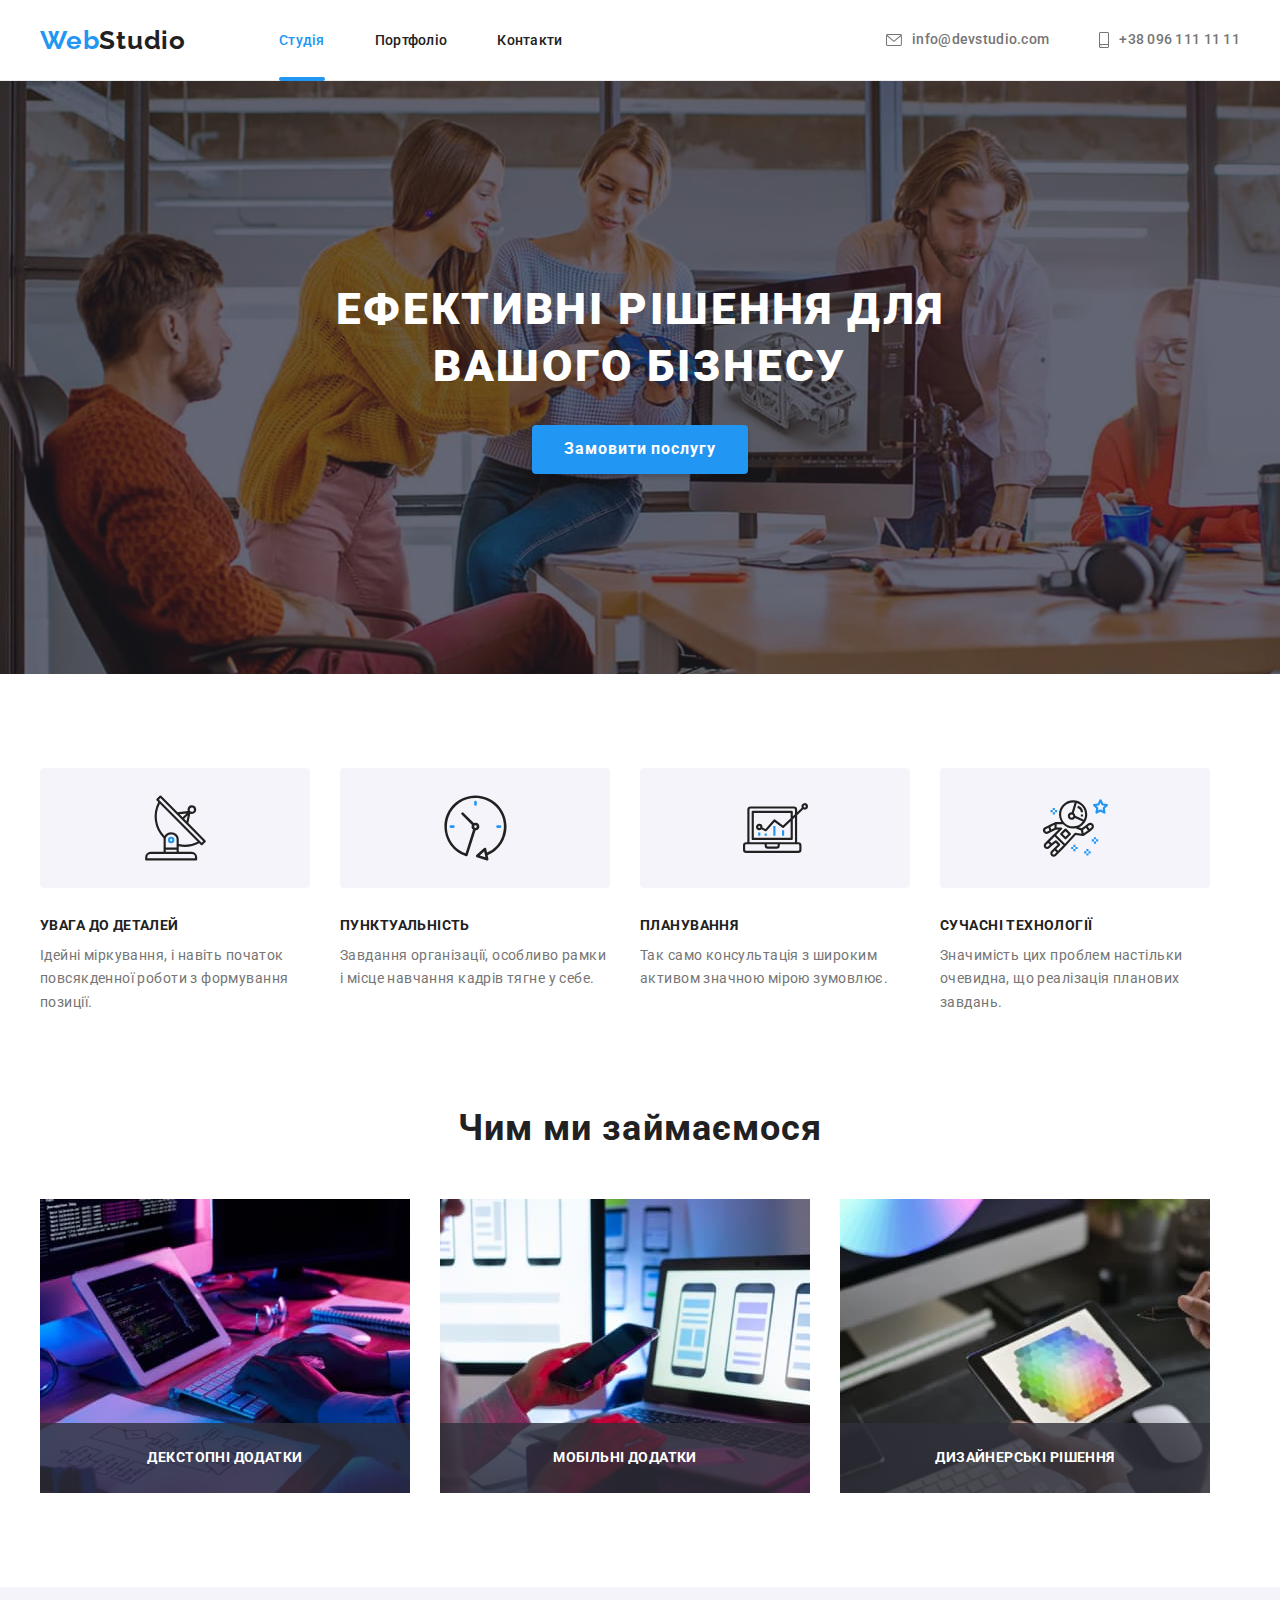
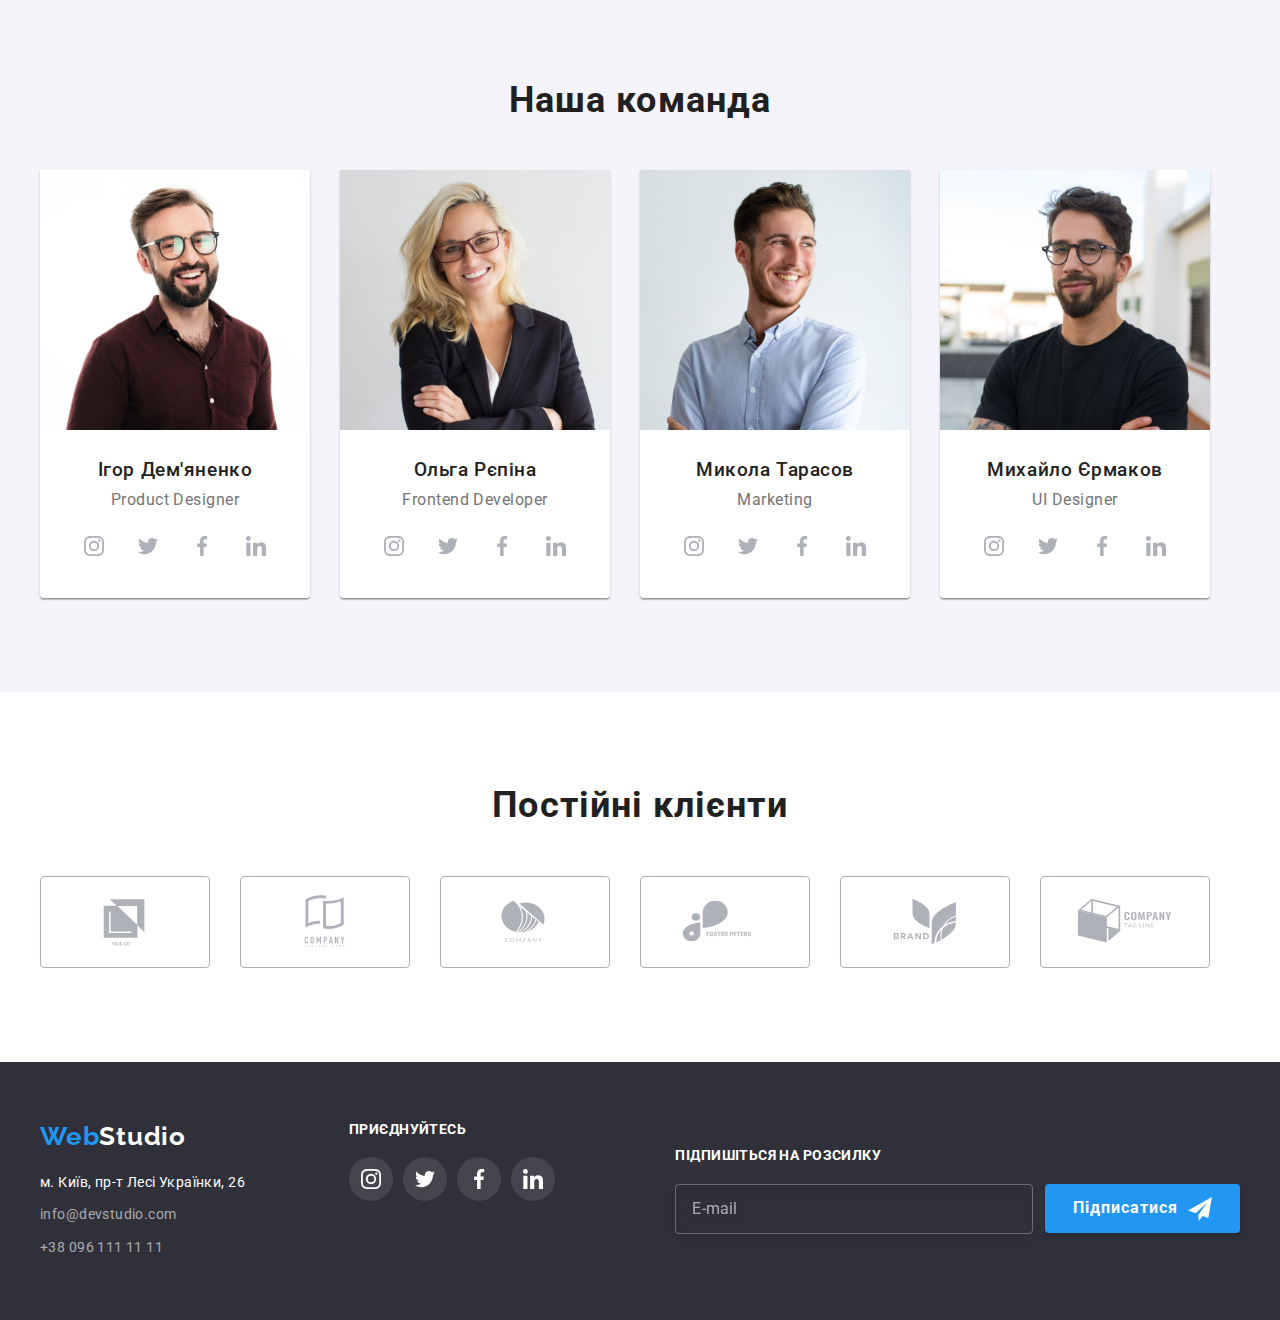
<file: index.html>
<!DOCTYPE html>
<html lang="en">
  <head>
    <meta charset="UTF-8" />
    <meta http-equiv="X-UA-Compatible" content="IE=edge" />
    <meta name="viewport" content="width=device-width, initial-scale=1.0" />

    <title>HTML+CSS Bootcamp</title>

    <link
      rel="stylesheet"
      href="https://cdnjs.cloudflare.com/ajax/libs/modern-normalize/1.0.0/modern-normalize.min.css"
    />

    <link href="https://fonts.googleapis.com/css2?family=Raleway:wght@700&family=Roboto:wght@400;500;700;900&display=swap" rel="stylesheet" />
    <link href="css/main.css" rel="stylesheet" />
  </head>

  <body>
    <header class="header">
      <div class="container navbar contacts">
        <a href="index.html" class="logo"><span>Web</span>Studio</a>

        <nav class="nav">
          <ul class="nav__list">
            <li class="nav__item">
              <a href="index.html" class="nav__link nav__link--active">Студія</a>
            </li>
            <li class="nav__item">
              <a href="portfolio.html" class="nav__link">Портфоліо</a>
            </li>
            <li class="nav__item">
              <a href="#" class="nav__link">Контакти</a>
            </li>
          </ul>
        </nav>

        <ul class="contacts__list">
          <li class="contacts__item">
            <a href="mailto:info@devstudio.com" class="contacts__link">
              <svg width="16" height="12" class="contacts__icon">
                <use href="images/icons.svg#icon-envelope"></use>
              </svg>
              info@devstudio.com
            </a>
          </li>
          <li class="contacts__item">
            <a href="tel:+380961111111" class="contacts__link">
              <svg width="10" height="16" class="contacts__icon">
                <use href="images/icons.svg#icon-smartphone"></use>
              </svg>
              +38 096 111 11 11
            </a>
          </li>
        </ul>
      </div>
    </header>

    <main>
      <section class="main">
        <div class="container">
          <h1 class="main__title">Ефективні рішення для вашого бізнесу</h1>
          <button type="button" class="btn btn--primary" data-modal-open>
            Замовити послугу
          </button>
        </div>
      </section>

      <section class="feature section">
        <div class="container">
          <h2 class="section__title" style="display: none">Наші особливості</h2>
          <ul class="feature__list">
            <li class="feature__item">
              <div class="feature__header flex">
                <svg width="65" height="70" class="feature__icon">
                  <use href="images/icons.svg#icon-antenna"></use>
                </svg>
              </div>
              <h3 class="feature__title">Увага до деталей</h3>
              <p class="feature__text">
                Ідейні міркування, і навіть початок повсякденної роботи з
                формування позиції.
              </p>
            </li>
            <li class="feature__item">
              <div class="feature__header flex">
                <svg width="65" height="70" class="feature__icon">
                  <use href="images/icons.svg#icon-clock"></use>
                </svg>
              </div>
              <h3 class="feature__title">Пунктуальність</h3>
              <p class="feature__text">
                Завдання організації, особливо рамки і місце навчання кадрів
                тягне у себе.
              </p>
            </li>
            <li class="feature__item">
              <div class="feature__header flex">
                <svg width="65" height="70" class="feature__icon">
                  <use href="images/icons.svg#icon-diagram"></use>
                </svg>
              </div>
              <h3 class="feature__title">Планування</h3>
              <p class="feature__text">
                Так само консультація з широким активом значною мірою зумовлює.
              </p>
            </li>
            <li class="feature__item">
              <div class="feature__header flex">
                <svg width="65" height="70" class="feature__icon">
                  <use href="images/icons.svg#icon-astronaut"></use>
                </svg>
              </div>
              <h3 class="feature__title">Сучасні технології</h3>
              <p class="feature__text">
                Значимість цих проблем настільки очевидна, що реалізація
                планових завдань.
              </p>
            </li>
          </ul>
        </div>
      </section>

      <section class="about section">
        <div class="container">
          <h2 class="section__title">Чим ми займаємося</h2>
          <ul class="about__list">
            <li class="about__item">
              <img
                src="images/image-01.jpg"
                alt="Developer learning HTML markup"
                width="370"
                height="294"
              />
              <div class="about__text">Декстопні додатки</div>
            </li>
            <li class="about__item">
              <img
                src="images/image-02.jpg"
                alt="Developer learning HTML flex-box"
                width="370"
                height="294"
              />
              <div class="about__text">Мобільні додатки</div>
            </li>
            <li class="about__item">
              <img
                src="images/image-03.jpg"
                alt="Developer using color-picker"
                width="370"
                height="294"
              />
              <div class="about__text">Дизайнерські рішення</div>
            </li>
          </ul>
        </div>
      </section>

      <section class="team section">
        <div class="container">
          <h2 class="section__title">Наша команда</h2>
          <ul class="team__list">
            <li class="team__item">
              <img
                src="images/hero-01.jpg"
                alt="Product Designer"
                width="270"
                height="260"
              />
              <div class="team__content">
                <h3 class="team__name">Ігор Дем'яненко</h3>
                <p class="team__role">Product Designer</p>
                <ul class="social__list">
                  <li class="social__item">
                    <a href="#" class="social__link flex">
                      <svg width="20" height="20" class="social__icon">
                        <use href="images/icons.svg#icon-instagram"></use>
                      </svg>
                    </a>
                  </li>
                  <li class="social__item">
                    <a href="#" class="social__link flex">
                      <svg width="20" height="20" class="social__icon">
                        <use href="images/icons.svg#icon-twitter"></use>
                      </svg>
                    </a>
                  </li>
                  <li class="social__item">
                    <a href="#" class="social__link flex">
                      <svg width="20" height="20" class="social__icon">
                        <use href="images/icons.svg#icon-facebook"></use>
                      </svg>
                    </a>
                  </li>
                  <li class="social__item">
                    <a href="#" class="social__link flex">
                      <svg width="20" height="20" class="social__icon">
                        <use href="images/icons.svg#icon-linkedin"></use>
                      </svg>
                    </a>
                  </li>
                </ul>
              </div>
            </li>
            <li class="team__item">
              <img
                src="images/hero-02.jpg"
                alt="Frontend Developer"
                width="270"
                height="260"
              />
              <div class="team__content">
                <h3 class="team__name">Ольга Рєпіна</h3>
                <p class="team__role">Frontend Developer</p>
                <ul class="social__list">
                  <li class="social__item">
                    <a href="#" class="social__link flex">
                      <svg width="20" height="20" class="social__icon">
                        <use href="images/icons.svg#icon-instagram"></use>
                      </svg>
                    </a>
                  </li>
                  <li class="social__item">
                    <a href="#" class="social__link flex">
                      <svg width="20" height="20" class="social__icon">
                        <use href="images/icons.svg#icon-twitter"></use>
                      </svg>
                    </a>
                  </li>
                  <li class="social__item">
                    <a href="#" class="social__link flex">
                      <svg width="20" height="20" class="social__icon">
                        <use href="images/icons.svg#icon-facebook"></use>
                      </svg>
                    </a>
                  </li>
                  <li class="social__item">
                    <a href="#" class="social__link flex">
                      <svg width="20" height="20" class="social__icon">
                        <use href="images/icons.svg#icon-linkedin"></use>
                      </svg>
                    </a>
                  </li>
                </ul>
              </div>
            </li>
            <li class="team__item">
              <img
                src="images/hero-03.jpg"
                alt="Marketing"
                width="270"
                height="260"
              />
              <div class="team__content">
                <h3 class="team__name">Микола Тарасов</h3>
                <p class="team__role">Marketing</p>
                <ul class="social__list">
                  <li class="social__item">
                    <a href="#" class="social__link flex">
                      <svg width="20" height="20" class="social__icon">
                        <use href="images/icons.svg#icon-instagram"></use>
                      </svg>
                    </a>
                  </li>
                  <li class="social__item">
                    <a href="#" class="social__link flex">
                      <svg width="20" height="20" class="social__icon">
                        <use href="images/icons.svg#icon-twitter"></use>
                      </svg>
                    </a>
                  </li>
                  <li class="social__item">
                    <a href="#" class="social__link flex">
                      <svg width="20" height="20" class="social__icon">
                        <use href="images/icons.svg#icon-facebook"></use>
                      </svg>
                    </a>
                  </li>
                  <li class="social__item">
                    <a href="#" class="social__link flex">
                      <svg width="20" height="20" class="social__icon">
                        <use href="images/icons.svg#icon-linkedin"></use>
                      </svg>
                    </a>
                  </li>
                </ul>
              </div>
            </li>
            <li class="team__item">
              <img
                src="images/hero-04.jpg"
                alt="UI Designer"
                width="270"
                height="260"
              />
              <div class="team__content">
                <h3 class="team__name">Михайло Єрмаков</h3>
                <p class="team__role">UI Designer</p>
                <ul class="social__list">
                  <li class="social__item">
                    <a href="#" class="social__link flex">
                      <svg width="20" height="20" class="social__icon">
                        <use href="images/icons.svg#icon-instagram"></use>
                      </svg>
                    </a>
                  </li>
                  <li class="social__item">
                    <a href="#" class="social__link flex">
                      <svg width="20" height="20" class="social__icon">
                        <use href="images/icons.svg#icon-twitter"></use>
                      </svg>
                    </a>
                  </li>
                  <li class="social__item">
                    <a href="#" class="social__link flex">
                      <svg width="20" height="20" class="social__icon">
                        <use href="images/icons.svg#icon-facebook"></use>
                      </svg>
                    </a>
                  </li>
                  <li class="social__item">
                    <a href="#" class="social__link flex">
                      <svg width="20" height="20" class="social__icon">
                        <use href="images/icons.svg#icon-linkedin"></use>
                      </svg>
                    </a>
                  </li>
                </ul>
              </div>
            </li>
          </ul>
        </div>
      </section>

      <section class="clients section">
        <div class="container">
          <h2 class="section__title">Постійні клієнти</h2>
          <ul class="clients__list">
            <li class="clients__item">
              <a href="#" class="clients__link flex">
                <svg width="106" height="60" class="clients__icon">
                  <use href="images/icons.svg#icon-logo-client-01"></use>
                </svg>
              </a>
            </li>
            <li class="clients__item">
              <a href="#" class="clients__link flex">
                <svg width="106" height="60" class="clients__icon">
                  <use href="images/icons.svg#icon-logo-client-02"></use>
                </svg>
              </a>
            </li>
            <li class="clients__item">
              <a href="#" class="clients__link flex">
                <svg width="106" height="60" class="clients__icon">
                  <use href="images/icons.svg#icon-logo-client-03"></use>
                </svg>
              </a>
            </li>
            <li class="clients__item">
              <a href="#" class="clients__link flex">
                <svg width="106" height="60" class="clients__icon">
                  <use href="images/icons.svg#icon-logo-client-04"></use>
                </svg>
              </a>
            </li>
            <li class="clients__item">
              <a href="#" class="clients__link flex">
                <svg width="106" height="60" class="clients__icon">
                  <use href="images/icons.svg#icon-logo-client-05"></use>
                </svg>
              </a>
            </li>
            <li class="clients__item">
              <a href="#" class="clients__link flex">
                <svg width="106" height="60" class="clients__icon">
                  <use href="images/icons.svg#icon-logo-client-06"></use>
                </svg>
              </a>
            </li>
          </ul>
        </div>
      </section>
    </main>

    <footer class="footer">
      <div class="container footer__content">
        <div class="footer__block footer__block--contacts">
          <a href="index.html" class="logo"><span>Web</span>Studio</a>
          <address>
            <p class="footer__text">м. Київ, пр-т Лесі Українки, 26</p>
            <a href="mailto:info@devstudio.com" class="footer__link">info@devstudio.com</a>
            <a href="tel:+380961111111" class="footer__link">+38 096 111 11 11</a>
          </address>
        </div>

        <div class="footer__block footer__block--social social">
          <p>Приєднуйтесь</p>
          <ul class="social__list">
            <li class="social__item">
              <a href="#" class="social__link flex">
                <svg width="20" height="20" class="social__icon">
                  <use href="images/icons.svg#icon-instagram"></use>
                </svg>
              </a>
            </li>
            <li class="social__item">
              <a href="#" class="social__link flex">
                <svg width="20" height="20" class="social__icon">
                  <use href="images/icons.svg#icon-twitter"></use>
                </svg>
              </a>
            </li>
            <li class="social__item">
              <a href="#" class="social__link flex">
                <svg width="20" height="20" class="social__icon">
                  <use href="images/icons.svg#icon-facebook"></use>
                </svg>
              </a>
            </li>
            <li class="social__item">
              <a href="#" class="social__link flex">
                <svg width="20" height="20" class="social__icon">
                  <use href="images/icons.svg#icon-linkedin"></use>
                </svg>
              </a>
            </li>
          </ul>
        </div>

        <div class="footer__block footer__block--form">
          <p>Підпишіться на розсилку</p>
          <form class="form">
            <input type="email" name="email" class="form__field form__field--input" placeholder="E-mail" required />
            <button type="submit" class="btn btn--primary">
              Підписатися
              <svg width="24" height="24">
                <use href="images/icons.svg#icon-send"></use>
              </svg>
            </button>
          </form>
        </div>        
      </div>
    </footer>

    <div class="backdrop is-hidden" data-modal>
      <div class="modal">
        <button type="button" class="modal__close" data-modal-close>
          <svg width="11" height="11">
            <use href="images/icons.svg#icon-close"></use>
          </svg>
        </button>
    
        <h2 class="modal__title">Залиште свої дані, ми вам передзвонимо</h2>
    
        <form class="form">
          <label class="form__label">
            <span class="form__description">Ім'я</span>
            <input
              type="text"
              name="name"
              class="form__field form__field--input"
              placeholder="Олександр"
              required
            />
            <svg width="12" height="12" class="form__icon">
              <use href="images/icons.svg#icon-user"></use>
            </svg>
          </label>
    
          <label class="form__label">
            <span class="form__description">Телефон</span>
            <input
              type="tel"
              name="phone"
              class="form__field form__field--input"
              placeholder="+380987654384"
              required
            />
            <svg width="13" height="13" class="form__icon">
              <use href="images/icons.svg#icon-phone"></use>
            </svg>
          </label>
    
          <label class="form__label">
            <span class="form__description">Пошта</span>
            <input
              type="email"
              name="email"
              class="form__field form__field--input"
              placeholder="behover.programmer@gmail.com"
              required
            />
            <svg width="15" height="12" class="form__icon">
              <use href="images/icons.svg#icon-email"></use>
            </svg>
          </label>
    
          <label class="form__label">
            <span class="form__description">Коментар</span>
            <textarea class="form__field form__field--textarea" placeholder="Введіть текст"></textarea>
          </label>
    
          <label class="form__label checkbox">
            <input
              type="checkbox"
              name="distribution"
              class="checkbox__field is-hidden"
            />
            <span class="checkbox__icon">
              <svg width="11" height="8">
                <use href="images/icons.svg#icon-check"></use>
              </svg>
            </span>
            <span class="checkbox__text">
              Погоджуюся з розсилкою та приймаю
              <a href="#" class="form__link">Умови договору</a>
            </span>
          </label>
    
          <button type="submit" class="btn btn--primary">Відправити</button>
        </form>
      </div>
    </div>    

    <script src="./js/modal.js"></script>
  </body>
</html>
</file>
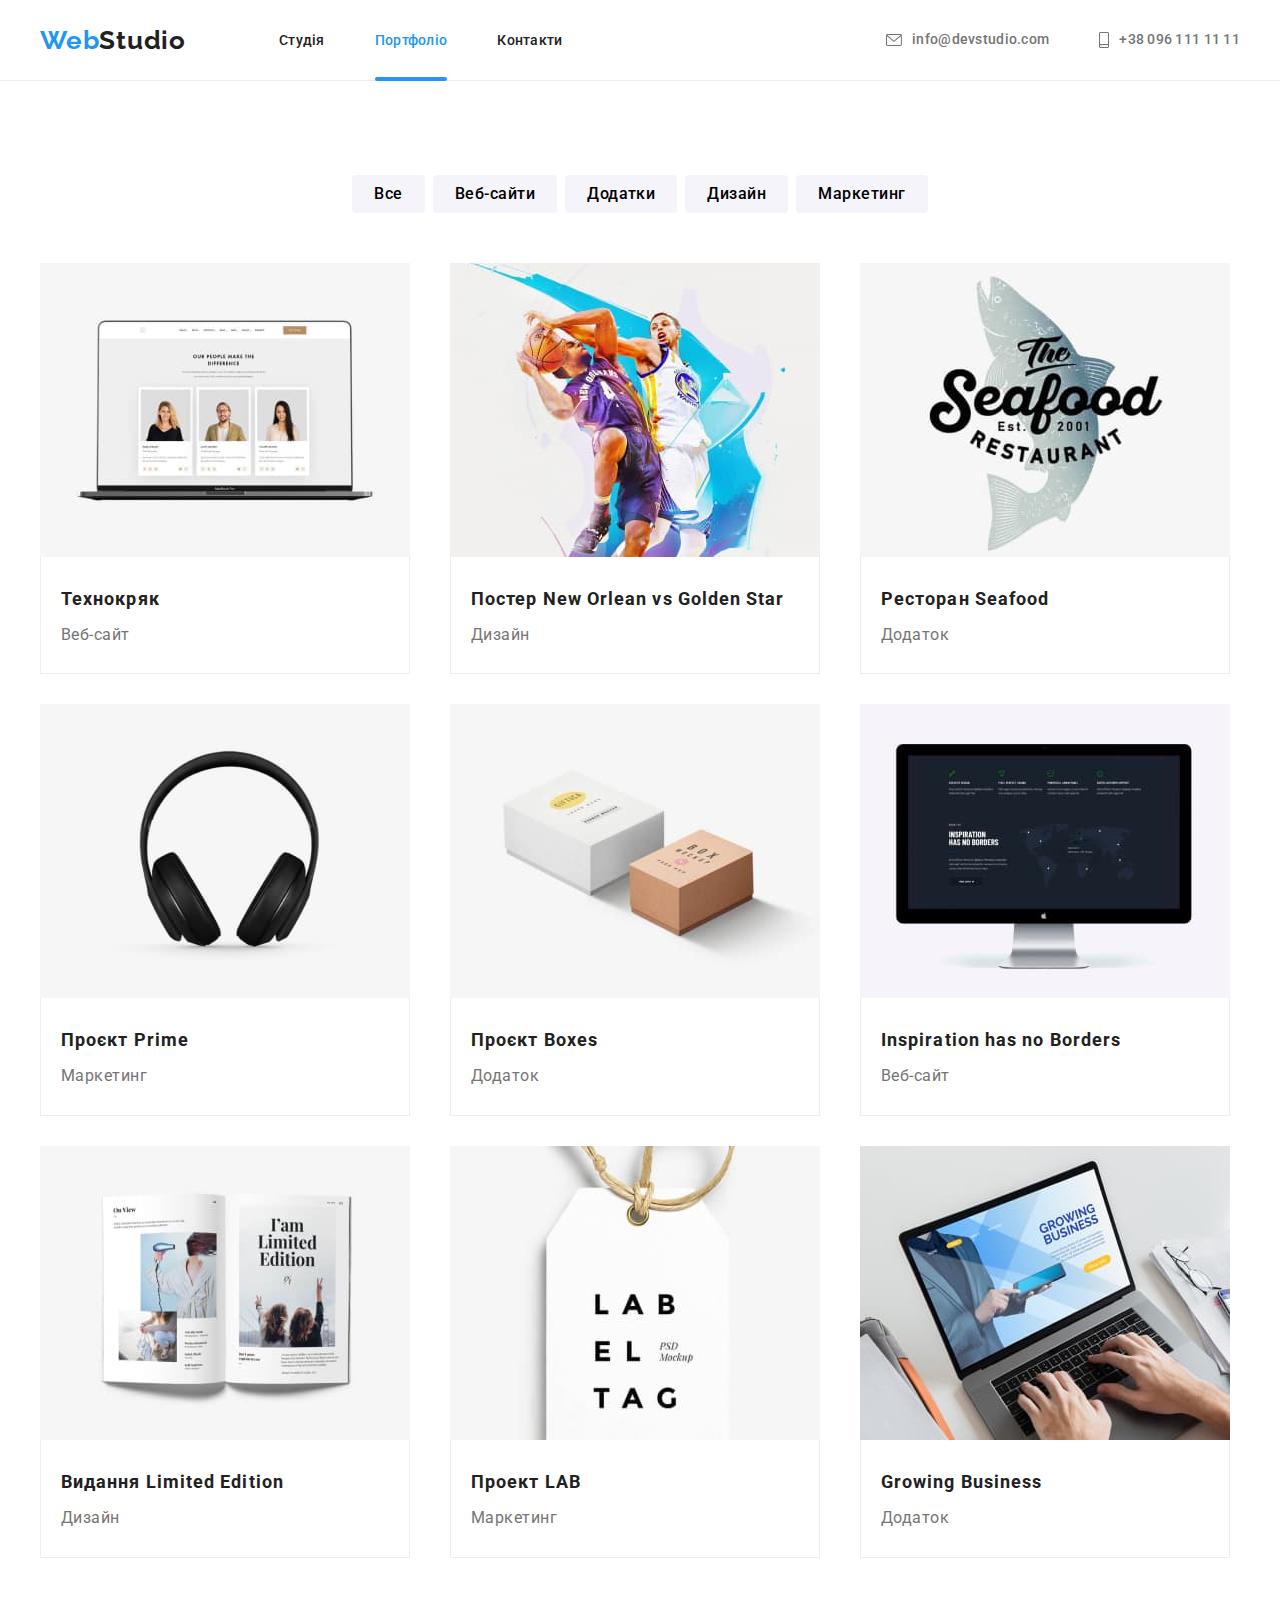
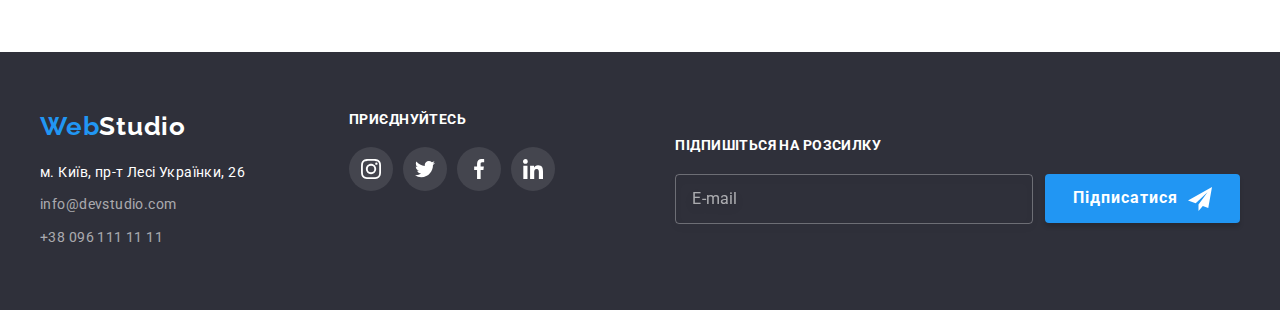
<file: portfolio.html>
<!DOCTYPE html>
<html lang="en">
  <head>
    <meta charset="UTF-8" />
    <meta http-equiv="X-UA-Compatible" content="IE=edge" />
    <meta name="viewport" content="width=device-width, initial-scale=1.0" />

    <title>HTML+CSS Bootcamp</title>

    <link
      rel="stylesheet"
      href="https://cdnjs.cloudflare.com/ajax/libs/modern-normalize/1.0.0/modern-normalize.min.css"
    />

    <link href="https://fonts.googleapis.com/css2?family=Raleway:wght@700&family=Roboto:wght@400;500;700;900&display=swap" rel="stylesheet" />
    <link href="css/main.css" rel="stylesheet" />
  </head>

  <body>
    <header class="header">
      <div class="container navbar contacts">
        <a href="index.html" class="logo"><span>Web</span>Studio</a>

        <nav class="nav">
          <ul class="nav__list">
            <li class="nav__item">
              <a href="index.html" class="nav__link">Студія</a>
            </li>
            <li class="nav__item">
              <a href="portfolio.html" class="nav__link nav__link--active">Портфоліо</a>
            </li>
            <li class="nav__item">
              <a href="#" class="nav__link">Контакти</a>
            </li>
          </ul>
        </nav>

        <ul class="contacts__list">
          <li class="contacts__item">
            <a href="mailto:info@devstudio.com" class="contacts__link">
              <svg width="16" height="12" class="contacts__icon">
                <use href="images/icons.svg#icon-envelope"></use>
              </svg>
              info@devstudio.com
            </a>
          </li>
          <li class="contacts__item">
            <a href="tel:+380961111111" class="contacts__link">
              <svg width="10" height="16" class="contacts__icon">
                <use href="images/icons.svg#icon-smartphone"></use>
              </svg>
              +38 096 111 11 11
            </a>
          </li>
        </ul>
      </div>
    </header>

    <main>
      <section class="portfolio controls project section">
        <div class="container">
          <h2 class="section__title" style="display: none">Наші роботи</h2>
          
          <ul class="controls__list">
            <li class="controls__item">
              <button class="btn btn--secondary">Все</button>
            </li>
            <li class="controls__item">
              <button class="btn btn--secondary">Веб-сайти</button>
            </li>
            <li class="controls__item">
              <button class="btn btn--secondary">Додатки</button>
            </li>
            <li class="controls__item">
              <button class="btn btn--secondary">Дизайн</button>
            </li>
            <li class="controls__item">
              <button class="btn btn--secondary">Маркетинг</button>
            </li>
          </ul>

          <ul class="project__list">
            <li class="project__item">
              <a href="#" class="project__link">
                <div class="project__container">
                  <img
                    src="images/project-01.jpg"
                    alt="Project image"
                    width="370"
                    height="294"
                  />
                  <div class="project__text">
                    Ресурс пропонує комплексні пропозиції з різним рівнем
                    функціоналу та сервісів. Все це дозволить відвідувачу
                    отримати вичерпні відомості про компанію чи приватну особу.
                  </div>
                </div>
                <div class="project__content">
                  <h3 class="project__name">Технокряк</h3>
                  <p class="project__type">Веб-сайт</p>
                </div>
              </a>
            </li>
            <li class="project__item">
              <a href="#" class="project__link">
                <div class="project__container">
                  <img
                    src="images/project-02.jpg"
                    alt="Project image"
                    width="370"
                    height="294"
                  />
                  <div class="project__text">
                    Ресурс пропонує комплексні пропозиції з різним рівнем
                    функціоналу та сервісів. Все це дозволить відвідувачу
                    отримати вичерпні відомості про компанію чи приватну особу.
                  </div>
                </div>
                <div class="project__content">
                  <h3 class="project__name">Постер New Orlean vs Golden Star</h3>
                  <p class="project__type">Дизайн</p>
                </div>
              </a>
            </li>
            <li class="project__item">
              <a href="#" class="project__link">
                <div class="project__container">
                  <img
                    src="images/project-03.jpg"
                    alt="Project image"
                    width="370"
                    height="294"
                  />
                  <div class="project__text">
                    Ресурс пропонує комплексні пропозиції з різним рівнем
                    функціоналу та сервісів. Все це дозволить відвідувачу
                    отримати вичерпні відомості про компанію чи приватну особу.
                  </div>
                </div>
                <div class="project__content">
                  <h3 class="project__name">Ресторан Seafood</h3>
                  <p class="project__type">Додаток</p>
                </div>
              </a>
            </li>
            <li class="project__item">
              <a href="#" class="project__link">
                <div class="project__container">
                  <img
                    src="images/project-04.jpg"
                    alt="Project image"
                    width="370"
                    height="294"
                  />
                  <div class="project__text">
                    Ресурс пропонує комплексні пропозиції з різним рівнем
                    функціоналу та сервісів. Все це дозволить відвідувачу
                    отримати вичерпні відомості про компанію чи приватну особу.
                  </div>
                </div>
                <div class="project__content">
                  <h3 class="project__name">Проєкт Prime</h3>
                  <p class="project__type">Маркетинг</p>
                </div>
              </a>
            </li>
            <li class="project__item">
              <a href="#" class="project__link">
                <div class="project__container">
                  <img
                    src="images/project-05.jpg"
                    alt="Project image"
                    width="370"
                    height="294"
                  />
                  <div class="project__text">
                    Ресурс пропонує комплексні пропозиції з різним рівнем
                    функціоналу та сервісів. Все це дозволить відвідувачу
                    отримати вичерпні відомості про компанію чи приватну особу.
                  </div>
                </div>
                <div class="project__content">
                  <h3 class="project__name">Проєкт Boxes</h3>
                  <p class="project__type">Додаток</p>
                </div>
              </a>
            </li>
            <li class="project__item">
              <a href="#" class="project__link">
                <div class="project__container">
                  <img
                    src="images/project-06.jpg"
                    alt="Project image"
                    width="370"
                    height="294"
                  />
                  <div class="project__text">
                    Ресурс пропонує комплексні пропозиції з різним рівнем
                    функціоналу та сервісів. Все це дозволить відвідувачу
                    отримати вичерпні відомості про компанію чи приватну особу.
                  </div>
                </div>
                <div class="project__content">
                  <h3 class="project__name">Inspiration has no Borders</h3>
                  <p class="project__type">Веб-сайт</p>
                </div>
              </a>
            </li>
            <li class="project__item">
              <a href="#" class="project__link">
                <div class="project__container">
                  <img
                    src="images/project-07.jpg"
                    alt="Project image"
                    width="370"
                    height="294"
                  />
                  <div class="project__text">
                    Ресурс пропонує комплексні пропозиції з різним рівнем
                    функціоналу та сервісів. Все це дозволить відвідувачу
                    отримати вичерпні відомості про компанію чи приватну особу.
                  </div>
                </div>
                <div class="project__content">
                  <h3 class="project__name">Видання Limited Edition</h3>
                  <p class="project__type">Дизайн</p>
                </div>
              </a>
            </li>
            <li class="project__item">
              <a href="#" class="project__link">
                <div class="project__container">
                  <img
                    src="images/project-08.jpg"
                    alt="Project image"
                    width="370"
                    height="294"
                  />
                  <div class="project__text">
                    Ресурс пропонує комплексні пропозиції з різним рівнем
                    функціоналу та сервісів. Все це дозволить відвідувачу
                    отримати вичерпні відомості про компанію чи приватну особу.
                  </div>
                </div>
                <div class="project__content">
                  <h3 class="project__name">Проект LAB</h3>
                  <p class="project__type">Маркетинг</p>
                </div>
              </a>
            </li>
            <li class="project__item">
              <a href="#" class="project__link">
                <div class="project__container">
                  <img
                    src="images/project-09.jpg"
                    alt="Project image"
                    width="370"
                    height="294"
                  />
                  <div class="project__text">
                    Ресурс пропонує комплексні пропозиції з різним рівнем
                    функціоналу та сервісів. Все це дозволить відвідувачу
                    отримати вичерпні відомості про компанію чи приватну особу.
                  </div>
                </div>
                <div class="project__content">
                  <h3 class="project__name">Growing Business</h3>
                  <p class="project__type">Додаток</p>
                </div>
              </a>
            </li>
          </ul>
        </div>
      </section>
    </main>

    <footer class="footer">
      <div class="container footer__content">
        <div class="footer__block footer__block--contacts">
          <a href="index.html" class="logo"><span>Web</span>Studio</a>
          <address>
            <p class="footer__text">м. Київ, пр-т Лесі Українки, 26</p>
            <a href="mailto:info@devstudio.com" class="footer__link">info@devstudio.com</a>
            <a href="tel:+380961111111" class="footer__link">+38 096 111 11 11</a>
          </address>
        </div>

        <div class="footer__block footer__block--social social">
          <p>Приєднуйтесь</p>
          <ul class="social__list">
            <li class="social__item">
              <a href="#" class="social__link flex">
                <svg width="20" height="20" class="social__icon">
                  <use href="images/icons.svg#icon-instagram"></use>
                </svg>
              </a>
            </li>
            <li class="social__item">
              <a href="#" class="social__link flex">
                <svg width="20" height="20" class="social__icon">
                  <use href="images/icons.svg#icon-twitter"></use>
                </svg>
              </a>
            </li>
            <li class="social__item">
              <a href="#" class="social__link flex">
                <svg width="20" height="20" class="social__icon">
                  <use href="images/icons.svg#icon-facebook"></use>
                </svg>
              </a>
            </li>
            <li class="social__item">
              <a href="#" class="social__link flex">
                <svg width="20" height="20" class="social__icon">
                  <use href="images/icons.svg#icon-linkedin"></use>
                </svg>
              </a>
            </li>
          </ul>
        </div>

        <div class="footer__block footer__block--form">
          <p>Підпишіться на розсилку</p>
          <form class="form">
            <input type="email" name="email" class="form__field form__field--input" placeholder="E-mail" required />
            <button type="submit" class="btn btn--primary">
              Підписатися
              <svg width="24" height="24">
                <use href="images/icons.svg#icon-send"></use>
              </svg>
            </button>
          </form>
        </div>        
      </div>
    </footer>
  </body>
</html>
</file>
<file: css/main.css>
body {
  margin: 0;
  padding: 0;
  color: #212121;
  font-family: "Roboto", sans-serif;
  font-size: 16px;
  font-weight: 400;
  line-height: 1.1;
}

h1,
h2,
h3,
h4,
h5,
h6,
p,
ul {
  margin: 0;
}

ul {
  list-style: none;
  padding: 0;
}

img {
  display: block;
}

button {
  padding: 0;
  border: none;
  background-color: transparent;
}

a {
  text-decoration: none;
  color: #212121;
}
a:hover, a:focus {
  color: #2196f3;
}

.container {
  max-width: 1200px;
  margin: 0 auto;
}

.flex {
  display: flex;
  justify-content: center;
  align-items: center;
}

.section {
  padding-top: 94px;
  padding-bottom: 94px;
}
.section__title {
  font-size: 36px;
  font-weight: 700;
  text-align: center;
  letter-spacing: 0.03em;
  margin-bottom: 50px;
}

.is-hidden {
  opacity: 0;
  visibility: hidden;
  pointer-events: none;
}

.btn {
  cursor: pointer;
  transition-property: background-color, color;
  transition: 250ms cubic-bezier(0.4, 0, 0.2, 1);
}
.btn--primary {
  background-color: #2196f3;
  color: #ffffff;
  font-weight: 700;
  line-height: 1.8;
  letter-spacing: 0.06em;
  padding: 10px 32px;
  box-shadow: 0px 4px 4px rgba(0, 0, 0, 0.15);
  border-radius: 4px;
}
.btn--primary:hover, .btn--primary:focus {
  background-color: #188CE8;
}
.btn--secondary {
  background-color: #f5f4fa;
  font-weight: 500;
  line-height: 1.6;
  letter-spacing: 0.03em;
  padding: 6px 22px;
  border-radius: 4px;
}
.btn--secondary:hover, .btn--secondary:focus {
  background-color: #2196f3;
  color: #ffffff;
  box-shadow: 0px 3px 1px rgba(0, 0, 0, 0.1), 0px 1px 2px rgba(0, 0, 0, 0.08), 0px 2px 2px rgba(0, 0, 0, 0.12);
}

.form__label {
  position: relative;
  display: flex;
  flex-direction: column;
  width: 100%;
}
.form__description {
  font-size: 12px;
  letter-spacing: 0.01em;
  color: #757575;
  margin-bottom: 4px;
}
.form__field {
  font-size: 12px;
  letter-spacing: 0.01em;
  color: #212121;
  transition: border-color 250ms cubic-bezier(0.4, 0, 0.2, 1);
  outline: 0;
}
.form__field--input {
  border: 1px solid rgba(33, 33, 33, 0.2);
  border-radius: 4px;
  height: 40px;
  margin-bottom: 10px;
  padding: 12px 16px 12px 40px;
}
.form__field--textarea {
  resize: none;
  min-height: 120px;
  border: 1px solid rgba(33, 33, 33, 0.2);
  border-radius: 4px;
  margin-bottom: 20px;
  padding: 12px 16px;
}
.form__field--input:focus, .form__field--textarea:focus {
  border-color: #2196f3;
}
.form__field--input:focus + .form__icon, .form__field--textarea:focus + .form__icon {
  fill: #2196f3;
}
.form__field--input::-moz-placeholder, .form__field--textarea::-moz-placeholder {
  color: rgba(117, 117, 117, 0.5);
}
.form__field--input:-ms-input-placeholder, .form__field--textarea:-ms-input-placeholder {
  color: rgba(117, 117, 117, 0.5);
}
.form__field--input::placeholder, .form__field--textarea::placeholder {
  color: rgba(117, 117, 117, 0.5);
}
.form__icon {
  position: absolute;
  top: 55%;
  left: 15px;
  transform: translateY(-50%);
  transition: fill 250ms cubic-bezier(0.4, 0, 0.2, 1);
}
.form .checkbox {
  flex-direction: row;
  justify-content: center;
  align-items: center;
}
.form .checkbox__icon {
  width: 16px;
  height: 15px;
  border: 1px solid #212121;
  background-color: transparent;
  border-radius: 2px;
  margin-right: 9px;
  display: inline-flex;
  justify-content: center;
  align-items: center;
  transition-property: background-color, border-color;
  transition: 250ms cubic-bezier(0.4, 0, 0.2, 1);
}
.form .checkbox__text {
  font-size: 14px;
  line-height: 1.7;
  letter-spacing: 0.03em;
  color: #757575;
}
.form .checkbox__field {
  -moz-appearance: none;
  -webkit-appearance: none;
  appearance: none;
}
.form .checkbox__field:checked + .checkbox__icon {
  background: #2196f3;
  border-color: #2196f3;
}
.form__link {
  color: #2196f3;
  text-decoration: underline;
}
.form .btn.btn--primary {
  box-shadow: 0px 4px 4px rgba(0, 0, 0, 0.15);
  border-radius: 4px;
  margin: 30px auto 0;
  display: block;
  transition: background-color 250ms cubic-bezier(0.4, 0, 0.2, 1);
}
.form .btn.btn--primary:hover, .form .btn.btn--primary:focus {
  background-color: #188CE8;
}

.logo {
  font-family: "Raleway", sans-serif;
  font-size: 26px;
  font-weight: 700;
  letter-spacing: 0.03em;
  margin-right: 93px;
}
.logo:hover, .logo:focus {
  color: #212121;
}
.logo > span {
  color: #2196f3;
}

.header {
  border-bottom: 1px solid #ececec;
}
.header .navbar {
  display: flex;
  align-items: center;
  height: 80px;
}
.header .navbar .nav__list {
  display: flex;
}
.header .navbar .nav__item {
  position: relative;
}
.header .navbar .nav__item:not(:last-child) {
  margin-right: 50px;
}
.header .navbar .nav__link {
  font-size: 14px;
  font-weight: 500;
  letter-spacing: 0.02em;
  transition: color 250ms cubic-bezier(0.4, 0, 0.2, 1);
}
.header .navbar .nav__link:hover, .header .navbar .nav__link:focus {
  color: #2196f3;
}
.header .navbar .nav__link--active {
  color: #2196f3;
}
.header .navbar .nav__link--active::after {
  content: "";
  display: block;
  position: absolute;
  bottom: -32px;
  width: 100%;
  height: 4px;
  border-radius: 2px;
  background-color: #2196f3;
}
.header .contacts__list {
  margin-left: auto;
  display: flex;
}
.header .contacts__item:not(:last-child) {
  margin-right: 50px;
}
.header .contacts__link {
  font-size: 14px;
  font-weight: 500;
  letter-spacing: 0.02em;
  color: #757575;
  display: flex;
  align-items: center;
  transition: color 250ms cubic-bezier(0.4, 0, 0.2, 1);
}
.header .contacts__link:hover, .header .contacts__link:focus {
  color: #2196f3;
}
.header .contacts__link:hover .contacts__icon, .header .contacts__link:focus .contacts__icon {
  fill: #2196f3;
}
.header .contacts__icon {
  margin-right: 10px;
  fill: #757575;
  transition: fill 250ms cubic-bezier(0.4, 0, 0.2, 1);
}

.footer {
  background-color: #2f303a;
  padding: 60px 15px;
}
.footer__content {
  display: flex;
}
.footer .logo,
.footer .logo:hover,
.footer .logo:focus {
  color: #ffffff;
}
.footer .btn.btn--primary {
  padding: 10px 28px;
  box-shadow: 0px 4px 4px rgba(0, 0, 0, 0.15);
  border-radius: 4px;
  display: inline-flex;
  justify-content: center;
  align-items: center;
  margin-top: 0;
}
.footer__block--contacts {
  margin-right: 70px;
}
.footer__block--form {
  margin-left: auto;
  margin-top: auto;
  margin-bottom: auto;
}
.footer__block--form .btn.btn--primary svg {
  margin-left: 10px;
}
.footer__block--social p, .footer__block--form p {
  font-size: 14px;
  font-weight: 700;
  letter-spacing: 0.03em;
  text-transform: uppercase;
  margin-bottom: 20px;
  color: #ffffff;
}
.footer address {
  font-style: normal;
  display: flex;
  flex-direction: column;
  max-width: 231px;
}
.footer__text {
  font-size: 14px;
  line-height: 1.7;
  color: #ffffff;
  letter-spacing: 0.03em;
  margin-top: 20px;
}
.footer__link {
  width: 100%;
  font-size: 14px;
  line-height: 1.7;
  letter-spacing: 0.03em;
  color: rgba(255, 255, 255, 0.6);
  transition: color 250ms cubic-bezier(0.4, 0, 0.2, 1);
}
.footer__link:hover, .footer__link:focus {
  color: #ffffff;
}
.footer__text, .footer__link:not(:last-child) {
  margin-bottom: 9px;
}
.footer .social__list {
  justify-content: flex-start;
}
.footer .social__link {
  background-color: rgba(255, 255, 255, 0.1);
}
.footer .social__link:hover, .footer .social__link:focus {
  background-color: #2196f3;
}
.footer .social__icon {
  fill: #ffffff;
}
.footer .form {
  display: flex;
  align-items: center;
}
.footer .form__field {
  width: 358px;
  height: 50px;
  border: 1px solid rgba(255, 255, 255, 0.3);
  filter: drop-shadow(0px 4px 4px rgba(0, 0, 0, 0.15));
  background-color: transparent;
  margin-right: 12px;
  margin-bottom: 0;
  padding: 15px 16px;
  font-size: 16px;
  font-weight: 400;
  color: rgba(255, 255, 255, 0.6);
}
.footer .form__field::-moz-placeholder {
  color: rgba(255, 255, 255, 0.6);
}
.footer .form__field:-ms-input-placeholder {
  color: rgba(255, 255, 255, 0.6);
}
.footer .form__field::placeholder {
  color: rgba(255, 255, 255, 0.6);
}

.backdrop {
  position: fixed;
  top: 0;
  left: 0;
  width: 100%;
  height: 100%;
  background-color: rgba(0, 0, 0, 0.2);
  opacity: 1;
  transition: opacity 250ms cubic-bezier(0.4, 0, 0.2, 1);
}

.modal {
  position: absolute;
  top: 50%;
  left: 50%;
  width: 528px;
  min-height: 581px;
  transform: translate(-50%, -50%);
  background-color: #ffffff;
  border-radius: 4px;
  padding: 40px;
  box-shadow: 0px 1px 3px rgba(0, 0, 0, 0.12), 0px 1px 1px rgba(0, 0, 0, 0.14), 0px 2px 1px rgba(0, 0, 0, 0.2);
}
.modal__close {
  display: flex;
  align-items: center;
  justify-content: center;
  position: absolute;
  top: 8px;
  right: 8px;
  width: 30px;
  height: 30px;
  border: 1px solid rgba(0, 0, 0, 0.1);
  border-radius: 50%;
  background-color: transparent;
  cursor: pointer;
}
.modal__title {
  font-size: 20px;
  font-weight: 700;
  letter-spacing: 0.03em;
  text-align: center;
  margin-bottom: 12px;
}

.main {
  background-color: #2f303a;
  background: linear-gradient(rgba(47, 48, 58, 0.4), rgba(47, 48, 58, 0.4)), url("../images/main-background.jpg");
  background-size: cover;
  background-repeat: no-repeat;
  padding: 200px 15px;
  text-align: center;
}
.main__title {
  font-size: 44px;
  font-weight: 900;
  line-height: 1.3;
  letter-spacing: 0.06em;
  color: #ffffff;
  text-transform: uppercase;
  max-width: 696px;
  margin: 0 auto 30px;
}

.feature__list {
  display: flex;
}
.feature__item {
  max-width: 270px;
}
.feature__item:not(:last-child) {
  margin-right: 30px;
}
.feature__header {
  width: 100%;
  height: 120px;
  background-color: #f5f4fa;
  border-radius: 4px;
  margin-bottom: 30px;
}
.feature__icon {
  width: auto;
}
.feature__title {
  font-size: 14px;
  font-weight: 700;
  letter-spacing: 0.03em;
  text-transform: uppercase;
  margin-bottom: 10px;
}
.feature__text {
  font-size: 14px;
  line-height: 1.7;
  letter-spacing: 0.03em;
  color: #757575;
}

.about.section {
  padding-top: 0;
}
.about__list {
  display: flex;
}
.about__item {
  position: relative;
}
.about__item:not(:last-child) {
  margin-right: 30px;
}
.about__text {
  position: absolute;
  bottom: 0;
  padding: 27px 15px;
  width: 100%;
  font-size: 14px;
  font-weight: 700;
  letter-spacing: 0.03em;
  text-align: center;
  text-transform: uppercase;
  background-color: rgba(47, 48, 58, 0.8);
  color: #ffffff;
}

.team {
  background-color: #f5f4fa;
}
.team__list {
  display: flex;
}
.team__item {
  box-shadow: 0px 1px 3px rgba(0, 0, 0, 0.12), 0px 1px 1px rgba(0, 0, 0, 0.14), 0px 2px 1px rgba(0, 0, 0, 0.2);
  border-radius: 0 0 4px 4px;
}
.team__item:not(:last-child) {
  margin-right: 30px;
}
.team__content {
  padding: 30px 15px;
  background-color: #ffffff;
  border-radius: 0 0 4px 4px;
}
.team__name {
  font-weight: 500;
  text-align: center;
  letter-spacing: 0.03em;
  margin-bottom: 10px;
}
.team__role {
  color: #757575;
  text-align: center;
  letter-spacing: 0.03em;
  margin-bottom: 16px;
}

.social__list {
  display: flex;
  justify-content: center;
}
.social__item:not(:last-child) {
  margin-right: 10px;
}
.social__link {
  background-color: transparent;
  width: 44px;
  height: 44px;
  border-radius: 50%;
  padding: 12px;
  transition: background-color 250ms cubic-bezier(0.4, 0, 0.2, 1);
}
.social__link:hover, .social__link:focus {
  background-color: #2196f3;
}
.social__link:hover .social__icon, .social__link:focus .social__icon {
  fill: #ffffff;
}
.social__icon {
  fill: #afb1b8;
  transition: fill 250ms cubic-bezier(0.4, 0, 0.2, 1);
}

.clients__list {
  display: flex;
}
.clients__item:not(:last-child) {
  margin-right: 30px;
}
.clients__link {
  width: 170px;
  height: 92px;
  border: 1px solid #afb1b8;
  border-radius: 4px;
  transition: border-color 250ms cubic-bezier(0.4, 0, 0.2, 1);
}
.clients__link:hover, .clients__link:focus {
  border-color: #2196f3;
}
.clients__link:hover .clients__icon, .clients__link:focus .clients__icon {
  fill: #2196f3;
}
.clients__icon {
  fill: #afb1b8;
  transition: fill 250ms cubic-bezier(0.4, 0, 0.2, 1);
}

.controls__list {
  display: flex;
  justify-content: center;
  margin-bottom: 50px;
}
.controls__item:not(:last-child) {
  margin-right: 8px;
}

.project__list {
  display: grid;
  gap: 30px;
  grid-template-columns: repeat(3, 1fr);
}
.project__item {
  max-width: 370px;
}
.project__item:hover, .project__item:focus {
  box-shadow: 0px 1px 1px rgba(0, 0, 0, 0.12), 0px 4px 4px rgba(0, 0, 0, 0.06), 1px 4px 6px rgba(0, 0, 0, 0.16);
}
.project__link:hover, .project__link:focus {
  color: #212121;
}
.project__link:hover .project__text, .project__link:focus .project__text {
  transform: translateY(0%);
}
.project__content {
  border: 1px solid #eeeeee;
  border-top: none;
  padding: 24px 20px;
}
.project__name {
  font-size: 18px;
  font-weight: 700;
  line-height: 2;
  letter-spacing: 0.06em;
  margin-bottom: 4px;
}
.project__type {
  line-height: 1.8;
  color: #757575;
  letter-spacing: 0.03em;
}
.project__container {
  position: relative;
  overflow: hidden;
}
.project__text {
  padding: 66px 24px;
  position: absolute;
  top: 0;
  left: 0;
  width: 100%;
  transform: translateY(100%);
  background-color: rgba(33, 150, 243, 0.9);
  color: #ffffff;
  font-size: 18px;
  line-height: 1.5;
  letter-spacing: 0.03em;
  transition: transform 250ms cubic-bezier(0.4, 0, 0.2, 1);
}/*# sourceMappingURL=main.css.map */
</file>
